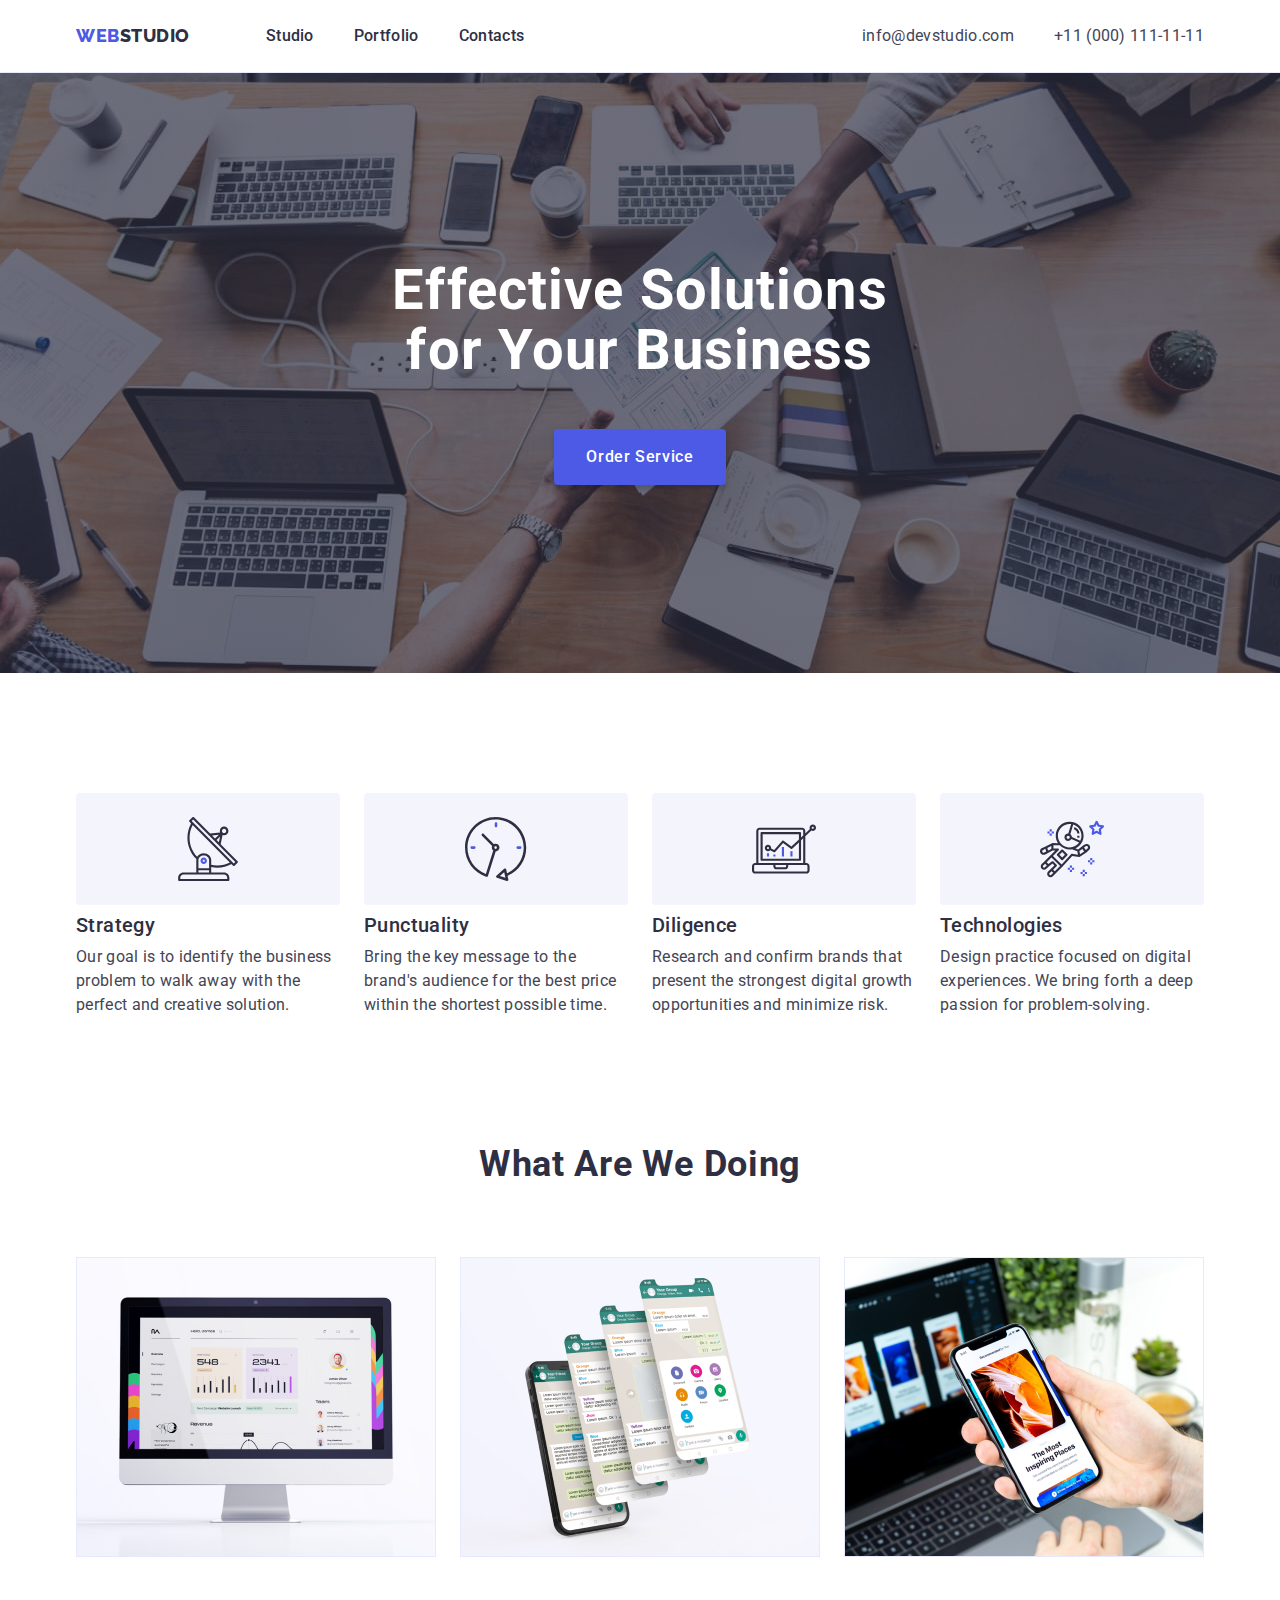
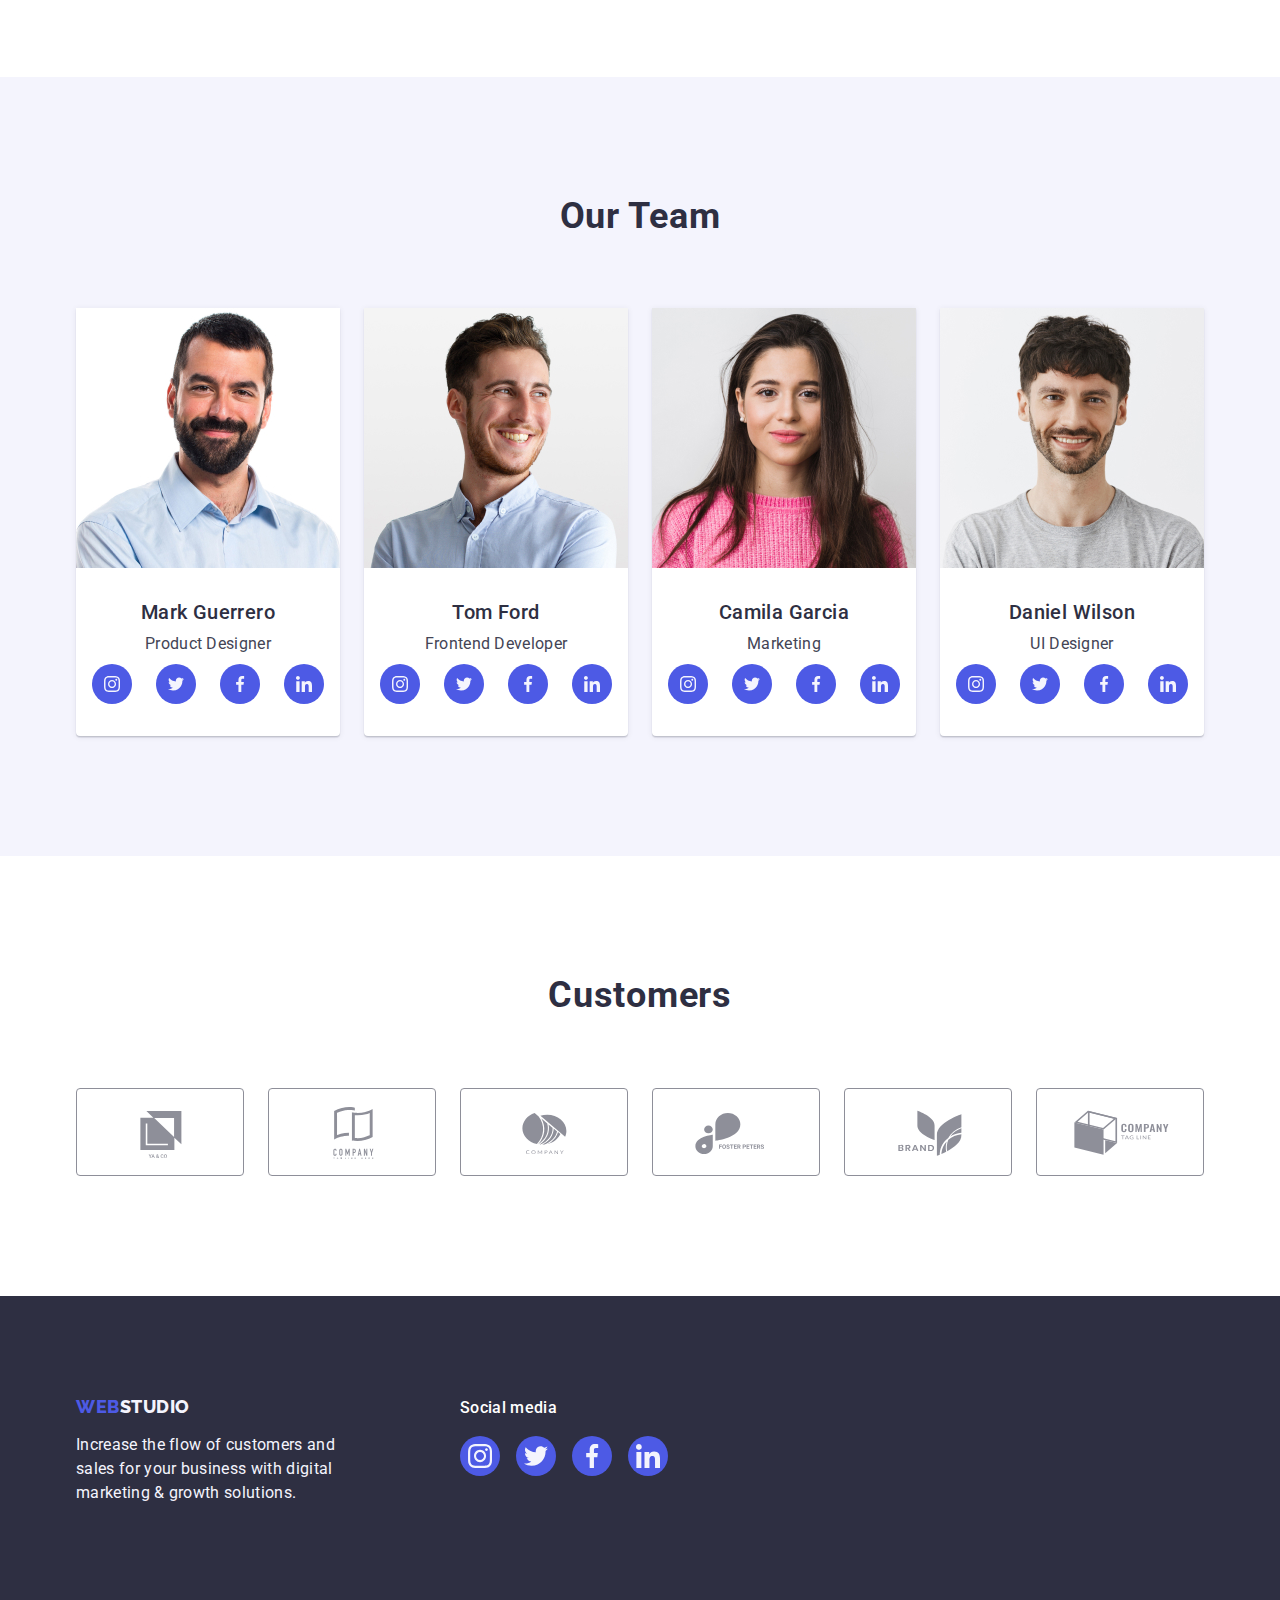
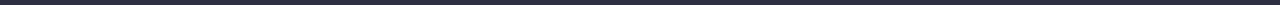
<file: index.html>
<!DOCTYPE html>
<html lang="en">
  <head>
    <meta charset="UTF-8" />
    <meta http-equiv="X-UA-Compatible" content="IE=edge" />
    <meta name="viewport" content="width=device-width, initial-scale=1.0" />
    <title>WebStudio</title>
    <link rel="preconnect" href="https://fonts.googleapis.com" />
    <link rel="preconnect" href="https://fonts.gstatic.com" crossorigin />
    <link
      href="https://fonts.googleapis.com/css2?family=Raleway:wght@800&family=Roboto:wght@400;500;700&display=swap"
      rel="stylesheet"
    />
    <link
      rel="stylesheet"
      href="https://cdnjs.cloudflare.com/ajax/libs/modern-normalize/1.1.0/modern-normalize.min.css"
    />
    <link rel="stylesheet" href="./css/style.css" />
  </head>
  <body>
    <header class="page-header">
      <!-- Logo -->
      <div class="container main-nav">
        <nav class="main-nav">
          <a class="logo link" href="./index.html"
            >Web<span class="logo-title">Studio</span></a
          >
          <!-- Menu navigation -->
          <ul class="site-nav list">
            <li class="item">
              <a class="link but" href="./index.html">Studio</a>
            </li>
            <li class="item">
              <a class="link but" href="./portfolio.html">Portfolio</a>
            </li>
            <li class="item"><a class="link but" href="">Contacts</a></li>
          </ul>
        </nav>
        <!-- Contacts -->
        <address class="add">
          <ul class="list contact-list">
            <li class="item">
              <a class="link contact" href="mailto:info@devstudio.com"
                >info@devstudio.com</a
              >
            </li>
            <li class="item">
              <a class="link contact" href="tel:+110001111111"
                >+11 (000) 111-11-11</a
              >
            </li>
          </ul>
        </address>
      </div>
    </header>
    <!-- Main Content -->
    <main>
      <section class="hero">
        <div class="container">
          <h1 class="hero-title">Effective Solutions for Your Business</h1>
          <button type="button" class="button">Order Service</button>
        </div>
      </section>

      <!-- Our qualities -->
      <section class="section qua">
        <div class="container">
          <h2 class="visually-hidden">Our qualities</h2>
          <ul class="list qua">
            <li class="item">
              <div class="icon-background">
                <svg width="64" height="64">
                  <use href="./images/icons.svg#icon-antenna"></use>
                </svg>
              </div>
              <h3 class="section-qualities">Strategy</h3>
              <p class="section-text">
                Our goal is to identify the business problem to walk away with
                the perfect and creative solution.
              </p>
            </li>
            <li class="item">
              <div class="icon-background">
                <svg width="64" height="64">
                  <use href="./images/icons.svg#icon-clock"></use>
                </svg>
              </div>
              <h3 class="section-qualities">Punctuality</h3>
              <p class="section-text">
                Bring the key message to the brand's audience for the best price
                within the shortest possible time.
              </p>
            </li>
            <li class="item">
              <div class="icon-background">
                <svg width="64" height="64">
                  <use href="./images/icons.svg#icon-diagrama"></use>
                </svg>
              </div>
              <h3 class="section-qualities">Diligence</h3>
              <p class="section-text">
                Research and confirm brands that present the strongest digital
                growth opportunities and minimize risk.
              </p>
            </li>
            <li class="item">
              <div class="icon-background">
                <svg width="64" height="64">
                  <use href="./images/icons.svg#icon-cosmonavt"></use>
                </svg>
              </div>
              <h3 class="section-qualities">Technologies</h3>
              <p class="section-text">
                Design practice focused on digital experiences. We bring forth a
                deep passion for problem-solving.
              </p>
            </li>
          </ul>
        </div>
      </section>

      <!-- What are we doing -->
      <section class="section doing">
        <div class="container">
          <h2 class="section-title transform">What are we doing</h2>
          <ul class="list doing">
            <li class="item">
              <img
                src="./images/work1.jpg"
                alt="program for use on a computer"
                width="360"
              />
            </li>
            <li class="item">
              <img
                src="./images/work2.jpg"
                alt="application for use on the phone"
                width="360"
              />
            </li>
            <li class="item">
              <img
                src="./images/work3.jpg"
                alt="program for use on a laptop"
                width="360"
              />
            </li>
          </ul>
        </div>
      </section>
      <!-- Our Team -->
      <section class="section team">
        <div class="container">
          <h2 class="section-title transform">Our Team</h2>
          <ul class="list team">
            <li class="item border">
              <img src="./images/employees1.jpg" alt="employees" width="264" />
              <div class="team-container">
                <h3 class="section-name">Mark Guerrero</h3>
                <p class="section-text">Product Designer</p>
                <ul class="list media-list">
                  <li class="item">
                    <a href="" class="media-link link">
                      <svg class="icon" width="16" height="16">
                        <use href="./images/icons.svg#icon-instagram"></use>
                      </svg>
                    </a>
                  </li>
                  <li class="item">
                    <a href="" class="media-link link">
                      <svg class="icon" width="16" height="16">
                        <use href="./images/icons.svg#icon-twitter"></use>
                      </svg>
                    </a>
                  </li>
                  <li class="item">
                    <a href="" class="media-link link">
                      <svg class="icon" width="16" height="16">
                        <use href="./images/icons.svg#icon-facebook"></use>
                      </svg>
                    </a>
                  </li>
                  <li class="item">
                    <a href="" class="media-link link">
                      <svg class="icon" width="16" height="16">
                        <use href="./images/icons.svg#icon-linkedin"></use>
                      </svg>
                    </a>
                  </li>
                </ul>
              </div>
            </li>
            <li class="item border">
              <img src="./images/employees2.jpg" alt="employees" width="264" />
              <div class="team-container">
                <h3 class="section-name">Tom Ford</h3>
                <p class="section-text">Frontend Developer</p>
                <ul class="list media-list">
                  <li class="item">
                    <a href="" class="media-link link">
                      <svg class="icon" width="16" height="16">
                        <use href="./images/icons.svg#icon-instagram"></use>
                      </svg>
                    </a>
                  </li>
                  <li class="item">
                    <a href="" class="media-link link">
                      <svg class="icon" width="16" height="16">
                        <use href="./images/icons.svg#icon-twitter"></use>
                      </svg>
                    </a>
                  </li>
                  <li class="item">
                    <a href="" class="media-link link">
                      <svg class="icon" width="16" height="16">
                        <use href="./images/icons.svg#icon-facebook"></use>
                      </svg>
                    </a>
                  </li>
                  <li class="item">
                    <a href="" class="media-link link">
                      <svg class="icon" width="16" height="16">
                        <use href="./images/icons.svg#icon-linkedin"></use>
                      </svg>
                    </a>
                  </li>
                </ul>
              </div>
            </li>
            <li class="item border">
              <img src="./images/employees3.jpg" alt="employees" width="264" />
              <div class="team-container">
                <h3 class="section-name">Camila Garcia</h3>
                <p class="section-text">Marketing</p>
                <ul class="list media-list">
                  <li class="item">
                    <a href="" class="media-link link">
                      <svg class="icon" width="16" height="16">
                        <use href="./images/icons.svg#icon-instagram"></use>
                      </svg>
                    </a>
                  </li>
                  <li class="item">
                    <a href="" class="media-link">
                      <svg class="icon" width="16" height="16">
                        <use href="./images/icons.svg#icon-twitter"></use>
                      </svg>
                    </a>
                  </li>
                  <li class="item">
                    <a href="" class="media-link link">
                      <svg class="icon" width="16" height="16">
                        <use href="./images/icons.svg#icon-facebook"></use>
                      </svg>
                    </a>
                  </li>
                  <li class="item">
                    <a href="" class="media-link link">
                      <svg class="icon" width="16" height="16">
                        <use href="./images/icons.svg#icon-linkedin"></use>
                      </svg>
                    </a>
                  </li>
                </ul>
              </div>
            </li>
            <li class="item border">
              <img src="./images/employees4.jpg" alt="employees" width="264" />
              <div class="team-container">
                <h3 class="section-name">Daniel Wilson</h3>
                <p class="section-text">UI Designer</p>
                <ul class="list media-list">
                  <li class="item">
                    <a href="" class="media-link link">
                      <svg class="icon" width="16" height="16">
                        <use href="./images/icons.svg#icon-instagram"></use>
                      </svg>
                    </a>
                  </li>
                  <li class="item">
                    <a href="" class="media-link link">
                      <svg class="icon" width="16" height="16">
                        <use href="./images/icons.svg#icon-twitter"></use>
                      </svg>
                    </a>
                  </li>
                  <li class="item">
                    <a href="" class="media-link link">
                      <svg class="icon" width="16" height="16">
                        <use href="./images/icons.svg#icon-facebook"></use>
                      </svg>
                    </a>
                  </li>
                  <li class="item">
                    <a href="" class="media-link link">
                      <svg class="icon" width="16" height="16">
                        <use href="./images/icons.svg#icon-linkedin"></use>
                      </svg>
                    </a>
                  </li>
                </ul>
              </div>
            </li>
          </ul>
        </div>
      </section>
      <!-- Customers -->
      <section class="customers">
        <div class="container">
          <h2 class="section-title">Customers</h2>

          <ul class="list customers-list">
            <li class="customers-item">
              <a href="" class="link">
                <svg class="customers-icon" width="104" height="56">
                  <use href="./images/icons.svg#icon-yaco"></use>
                </svg>
              </a>
            </li>
            <li class="customers-item">
              <a href="" class="link">
                <svg class="customers-icon" width="104" height="56">
                  <use href="./images/icons.svg#icon-company-teg"></use>
                </svg>
              </a>
            </li>
            <li class="customers-item">
              <a href="" class="link">
                <svg class="customers-icon" width="104" height="56">
                  <use href="./images/icons.svg#icon-company"></use>
                </svg>
              </a>
            </li>
            <li class="customers-item">
              <a href="" class="link">
                <svg class="customers-icon" width="104" height="56">
                  <use href="./images/icons.svg#icon-foster"></use>
                </svg>
              </a>
            </li>
            <li class="customers-item">
              <a href="" class="link">
                <svg class="customers-icon" width="104" height="56">
                  <use href="./images/icons.svg#icon-brand"></use>
                </svg>
              </a>
            </li>
            <li class="customers-item">
              <a href="" class="link">
                <svg class="customers-icon" width="104" height="56">
                  <use href="./images/icons.svg#icon-company-tegline"></use>
                </svg>
              </a>
            </li>
          </ul>
        </div>
      </section>
    </main>
    <footer class="footer">
      <div class="container">
        <div class="footer-logo">
          <a class="logo link" href="./index.html"
            >Web<span class="logo-cloud">Studio</span>
          </a>
          <p class="footer-text">
            Increase the flow of customers and sales for your business with
            digital marketing & growth solutions.
          </p>
        </div>
        <div class="footer-media">
          <p class="footer-text-media">Social media</p>
          <ul class="list">
            <li class="footer-item">
              <a href="" class="media-link link">
                <svg class="icon footer-hov" width="24" height="24">
                  <use href="./images/icons.svg#icon-instagram"></use>
                </svg>
              </a>
            </li>
            <li class="footer-item">
              <a href="" class="media-link link">
                <svg class="icon footer-hov" width="24" height="24">
                  <use href="./images/icons.svg#icon-twitter"></use>
                </svg>
              </a>
            </li>
            <li class="footer-item">
              <a href="" class="media-link link">
                <svg class="icon footer-hov" width="24" height="24">
                  <use href="./images/icons.svg#icon-facebook"></use>
                </svg>
              </a>
            </li>
            <li class="footer-item">
              <a href="" class="media-link link">
                <svg class="icon footer-hov" width="24" height="24">
                  <use href="./images/icons.svg#icon-linkedin"></use>
                </svg>
              </a>
            </li>
          </ul>
        </div>
      </div>
    </footer>
  </body>
</html>
</file>
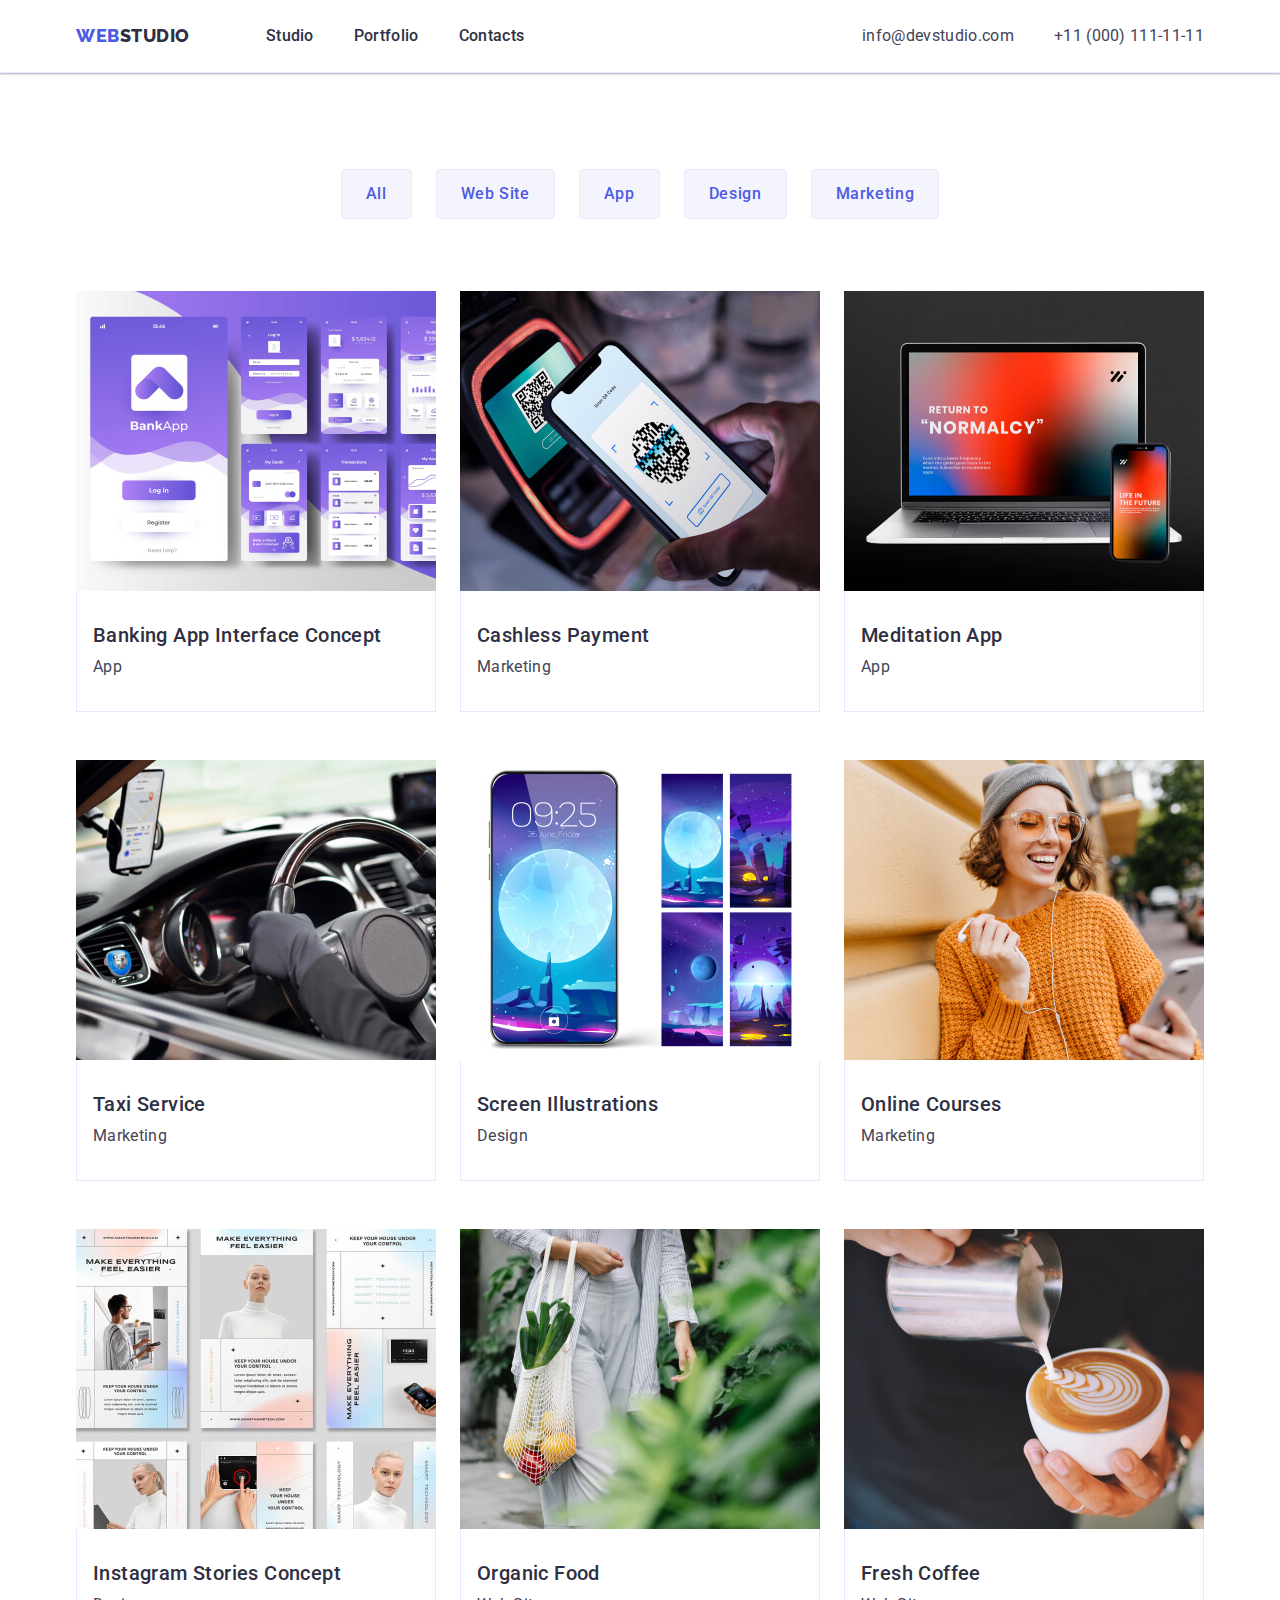
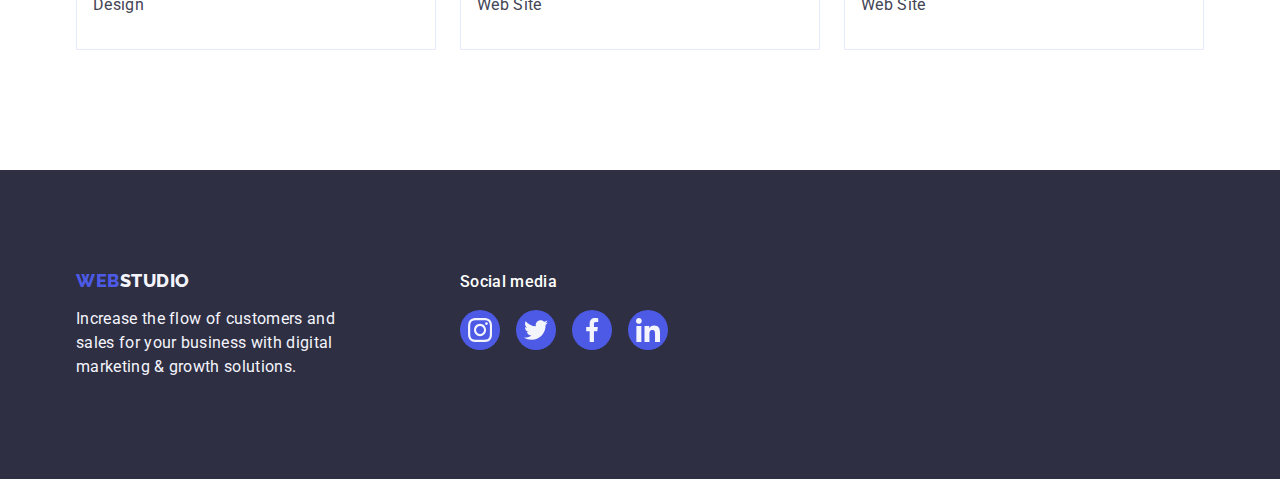
<file: portfolio.html>
<!DOCTYPE html>
<html lang="en">
  <head>
    <meta charset="UTF-8" />
    <meta http-equiv="X-UA-Compatible" content="IE=edge" />
    <meta name="viewport" content="width=device-width, initial-scale=1.0" />
    <title>Portfolio</title>
    <link rel="preconnect" href="https://fonts.googleapis.com" />
    <link rel="preconnect" href="https://fonts.gstatic.com" crossorigin />
    <link
      href="https://fonts.googleapis.com/css2?family=Raleway:wght@800&family=Roboto:wght@400;500;700&display=swap"
      rel="stylesheet"
    />
    <link
      rel="stylesheet"
      href="https://cdnjs.cloudflare.com/ajax/libs/modern-normalize/1.1.0/modern-normalize.min.css"
    />

    <link rel="stylesheet" href="./css/style.css" />
  </head>
  <body>
    <header class="page-header">
      <!-- Logo -->
      <div class="container main-nav">
        <nav class="main-nav">
          <a class="logo link" href="./index.html"
            >Web<span class="logo-title">Studio</span></a
          >
          <!-- Menu navigation -->
          <ul class="site-nav list">
            <li class="item">
              <a class="link but" href="./index.html">Studio</a>
            </li>
            <li class="item">
              <a class="link but" href="./portfolio.html">Portfolio</a>
            </li>
            <li class="item"><a class="link but" href="">Contacts</a></li>
          </ul>
        </nav>
        <!-- Contacts -->
        <address class="add">
          <ul class="list contact-list">
            <li class="item">
              <a class="link contact" href="mailto:info@devstudio.com"
                >info@devstudio.com</a
              >
            </li>
            <li class="item">
              <a class="link contact" href="tel:+110001111111"
                >+11 (000) 111-11-11</a
              >
            </li>
          </ul>
        </address>
      </div>
    </header>
    <main>
      <!-- Our works -->
      <section class="section portfol">
        <div class="container">
          <h1 class="visually-hidden">Our works</h1>
          <ul class="list btn">
            <li><button type="button" class="link work-button">All</button></li>
            <li>
              <button type="button" class="link work-button">Web Site</button>
            </li>
            <li><button type="button" class="link work-button">App</button></li>
            <li>
              <button type="button" class="link work-button">Design</button>
            </li>
            <li>
              <button type="button" class="link work-button">Marketing</button>
            </li>
          </ul>
          <ul class="list examples">
            <li class="item-work">
              <a class="link hove-link" href="">
                <img
                  src="./images/portfolio/banking-app.jpg"
                  alt="banking app"
                  width="360"
                  height="300"
                />
                <div class="work-container">
                  <h2 class="work-title">Banking App Interface Concept</h2>
                  <p class="section-text-work">App</p>
                </div>
              </a>
            </li>
            <li class="item-work">
              <a class="link hove-link" href="">
                <img
                  src="./images/portfolio/cashless-payment.jpg"
                  alt="terminal and phone"
                  width="360"
                  height="300"
                />
                <div class="work-container">
                  <h2 class="work-title">Cashless Payment</h2>
                  <p class="section-text-work">Marketing</p>
                </div>
              </a>
            </li>
            <li class="item-work">
              <a class="link hove-link" href="">
                <img
                  src="./images/portfolio/meditation-app.jpg"
                  alt="laptop and phone"
                  width="360"
                  height="300"
                />
                <div class="work-container">
                  <h2 class="work-title">Meditation App</h2>
                  <p class="section-text-work">App</p>
                </div>
              </a>
            </li>
            <li class="item-work">
              <a class="link hove-link" href="">
                <img
                  src="./images/portfolio/taxi-service.jpg"
                  alt="hands on the wheel"
                  width="360"
                  height="300"
                />
                <div class="work-container">
                  <h2 class="work-title">Taxi Service</h2>
                  <p class="section-text-work">Marketing</p>
                </div>
              </a>
            </li>
            <li class="item-work">
              <a class="link hove-link" href="">
                <img
                  src="./images/portfolio/screen-illustrations.jpg"
                  alt="phone and four pictures"
                  width="360"
                  height="300"
                />
                <div class="work-container">
                  <h2 class="work-title">Screen Illustrations</h2>
                  <p class="section-text-work">Design</p>
                </div>
              </a>
            </li>
            <li class="item-work">
              <a class="link hove-link" href="">
                <img
                  src="./images/portfolio/online-courses.jpg"
                  alt="girl looks at the phone"
                  width="360"
                  height="300"
                />
                <div class="work-container">
                  <h2 class="work-title">Online Courses</h2>
                  <p class="section-text-work">Marketing</p>
                </div>
              </a>
            </li>
            <li class="item-work">
              <a class="link hove-link" href="">
                <img
                  src="./images/portfolio/instagram-stories-concept.jpg"
                  alt="cards with photos of people and text"
                  width="360"
                  height="300"
                />
                <div class="work-container">
                  <h2 class="work-title">Instagram Stories Concept</h2>
                  <p class="section-text-work">Design</p>
                </div>
              </a>
            </li>
            <li class="item-work">
              <a class="link hove-link" href="">
                <img
                  src="./images/portfolio/organic-food.jpg"
                  alt="bag of fruit"
                  width="360"
                  height="300"
                />
                <div class="work-container">
                  <h2 class="work-title">Organic Food</h2>
                  <p class="section-text-work">Web Site</p>
                </div>
              </a>
            </li>
            <li class="item-work">
              <a class="link hove-link" href="">
                <img
                  src="./images/portfolio/fresh-coffee.jpg"
                  alt="cup of coffee"
                  width="360"
                  height="300"
                />
                <div class="work-container">
                  <h2 class="work-title">Fresh Coffee</h2>
                  <p class="section-text-work">Web Site</p>
                </div>
              </a>
            </li>
          </ul>
        </div>
      </section>
    </main>
    <footer class="footer">
      <div class="container">
        <div class="footer-logo">
          <a class="logo link" href="./index.html"
            >Web<span class="logo-cloud">Studio</span>
          </a>
          <p class="footer-text">
            Increase the flow of customers and sales for your business with
            digital marketing & growth solutions.
          </p>
        </div>
        <div class="footer-media">
          <p class="footer-text-media">Social media</p>
          <ul class="list">
            <li class="footer-item">
              <a href="" class="media-link link">
                <svg class="icon footer-hov" width="24" height="24">
                  <use href="./images/icons.svg#icon-instagram"></use>
                </svg>
              </a>
            </li>
            <li class="footer-item">
              <a href="" class="media-link link">
                <svg class="icon footer-hov" width="24" height="24">
                  <use href="./images/icons.svg#icon-twitter"></use>
                </svg>
              </a>
            </li>
            <li class="footer-item">
              <a href="" class="media-link link">
                <svg class="icon footer-hov" width="24" height="24">
                  <use href="./images/icons.svg#icon-facebook"></use>
                </svg>
              </a>
            </li>
            <li class="footer-item">
              <a href="" class="media-link link">
                <svg class="icon footer-hov" width="24" height="24">
                  <use href="./images/icons.svg#icon-linkedin"></use>
                </svg>
              </a>
            </li>
          </ul>
        </div>
      </div>
    </footer>
  </body>
</html>
</file>
<file: css/style.css>
/* Color */
:root {
  --main-background-color: #ffffff;
  --footer-beckgrond-color: #2e2f42;
  --text-footer-section-color: #f4f4fd;
  --hover-focus-color: #404bbf;
  --title-color: #2e2f42;
  --text-color: #434455;
  --hairlines-button-color: #e7e9fc;
  --blue-text-color: #4d5ae5;
  --customers-icon-color: #8e8f99;
}

/* Утиліти */
h1,
h2,
h3,
h4,
h5,
h6,
ul,
p {
  margin: 0;
  padding: 0;
}

img {
  display: block;
}

.list {
  list-style: none;
}

.transform {
  text-transform: capitalize;
}

body {
  font-family: "Roboto", sans-serif;

  color: var(--text-color);
  background-color: var(--main-background-color);
  font-size: 16px;
  letter-spacing: 0.02em;
}
/* параметри контейнера */
.container {
  width: 1158px;
  margin: 0 auto;
  /* outline: 1px solid tomato; */
  padding: 0 15px;
}

/* Хедер */
.main-nav {
  display: flex;
  align-items: center;
  margin-right: auto;
}

/* Logo */
.logo {
  font-family: "Raleway", sans-serif;
  text-transform: uppercase;
  color: var(--blue-text-color);
  font-weight: 800;
  font-size: 18px;
  line-height: 1.17;
  letter-spacing: 0.03em;
  margin-right: 76px;
}
.logo-title {
  color: var(--title-color);
}

.link {
  text-decoration: none;
}

/* Page header */
.page-header {
  background-color: var(--main-background-color);
  border-bottom: 1px solid var(--hairlines-button-color);
  box-shadow: 0px 2px 1px rgba(46, 47, 66, 0.08),
    0px 1px 1px rgba(46, 47, 66, 0.16), 0px 1px 6px rgba(46, 47, 66, 0.08);
}

/* Menu navigation */
.site-nav .link {
  display: block;
  padding-top: 24px;
  padding-bottom: 24px;

  color: var(--title-color);
  text-decoration: none;
  font-weight: 500;
  font-size: 16px;
  line-height: 1.5;
}
.contact-list .link {
  display: block;
  padding-top: 24px;
  padding-bottom: 24px;
}
.site-nav {
  display: flex;
  align-items: center;
  gap: 40px;
}
.site-nav .link:hover,
.site-nav .link:focus {
  color: var(--hover-focus-color);
}
.but {
  color: var(--title-color);
}
/* Contacts */
.add {
  font-style: normal;
}
.list.contact-list {
  display: flex;
  gap: 40px;
}
.contact {
  color: var(--text-color);
  text-decoration: none;
  line-height: 1.5;
}
.list .contact:hover,
.list .contact:focus {
  color: var(--hover-focus-color);
}
/* hero section */
.hero {
  padding-top: 188px;
  padding-bottom: 188px;
  text-align: center;
  margin-left: auto;
  margin-right: auto;

  background-color: var(--footer-beckgrond-color);
  background-image: linear-gradient(
      rgba(46, 47, 66, 0.7),
      rgba(46, 47, 66, 0.7)
    ),
    url(../images/background-hero.jpg);

  background-position: center;
  max-width: 1440px;
  height: 600px;
  background-repeat: no-repeat;
  background-size: cover;
}
.hero-title {
  color: var(--main-background-color);

  font-size: 56px;
  line-height: 1.07;

  letter-spacing: 0.02em;

  margin-bottom: 48px;
  margin-left: auto;
  margin-right: auto;
  max-width: 496px;
}
/* button */
.button {
  display: block;
  min-width: 169px;
  height: 56px;
  padding: 16px 32px;
  margin: auto;

  color: var(--main-background-color);
  background-color: var(--blue-text-color);
  border: none;
  border-radius: 4px;
  cursor: pointer;

  font-family: inherit;
  font-weight: 500;
  font-size: 16px;
  line-height: 1.5;
  letter-spacing: 0.04em;
  box-shadow: 0px 4px 4px rgba(0, 0, 0, 0.15);
}
.hero .button:hover,
.hero .button:focus {
  background-color: var(--hover-focus-color);
}

/* Our qualities section */
.visually-hidden {
  position: absolute;
  width: 1px;
  height: 1px;
  margin: -1px;
  border: 0;
  padding: 0;

  white-space: nowrap;
  clip-path: inset(100%);
  clip: rect(0 0 0 0);
  overflow: hidden;
}
.section.qua {
  padding: 120px 0;
}
.section-title {
  color: var(--title-color);

  font-size: 36px;
  line-height: 1.1;
  text-align: center;
  letter-spacing: 0.02em;

  margin-bottom: 72px;
}
.section-text {
  color: var(--text-color);
  font-weight: 400;
  line-height: 1.5;
  margin-bottom: 8px;
}

.list.qua {
  display: flex;
  gap: 24px;
}

.list.qua .item {
  width: 264px;
  margin: 0;
}

.icon-background {
  display: flex;
  align-items: center;
  justify-content: center;
  width: 264px;
  height: 112px;
  border-radius: 4px;
  margin-bottom: 8px;
  background-color: var(--text-footer-section-color);
}

/* пробую іконки в Our qualities через :before */

/* .list.qua .item::before {
  content: "";
  display: block;
  height: 112px;
  background-color: var(--text-footer-section-color);
  margin-bottom: 8px;
  border-radius: 4px;
  background-repeat: no-repeat;
  background-position: center;
  padding-bottom: 24px;
  padding-top: 24px;
}
.icon-antena::before {
  background-image: url(../images/svg/antenna.svg);
}
.icon-clock::before {
  background-image: url(../images/svg/clock.svg);
}
.icon-diagrama::before {
  background-image: url(../images/svg/diagrama.svg);
}
.icon-cosmonavt::before {
  background-image: url(../images/svg/cosmonavt.svg);
} */
/* What are we doing */
.section.doing {
  padding-bottom: 120px;
}
.list.doing {
  display: flex;
  gap: 24px;
}
.list.doing .item {
  margin: 0;
  width: calc((100% - 48px) / 3);
}

/* Our Team section */
.item.border {
  border-radius: 0 0 4px 4px;
  background: #ffffff;
  box-shadow: 0px 1px 6px rgba(46, 47, 66, 0.08),
    0px 1px 1px rgba(46, 47, 66, 0.16), 0px 2px 1px rgba(46, 47, 66, 0.08);
}
.section.team {
  background-color: var(--text-footer-section-color);
  padding-bottom: 120px;
  padding-top: 120px;
}
.section-qualities,
.section-name {
  color: var(--title-color);

  font-weight: 500;
  font-size: 20px;
  line-height: 1.2;
  letter-spacing: 0.02em;

  margin-bottom: 8px;
}
.team-container {
  padding: 32px 0;
  text-align: center;
}

.list.team {
  display: flex;
  gap: 24px;
}
.list.team .item {
  margin: 0;
  background-color: var(--main-background-color);
}
.media-list {
  height: 40px;

  display: flex;
  gap: 24px;
  justify-content: center;
  align-items: center;
}

.icon {
  fill: var(--text-footer-section-color);
}
.media-link {
  display: flex;
  background-color: var(--blue-text-color);
  height: 40px;
  width: 40px;
  border-radius: 50%;
  justify-content: center;
  align-items: center;
}
.media-link:hover,
.media-link:focus {
  background-color: var(--hover-focus-color);
}

/* customers */
.customers {
  padding-top: 120px;
  padding-bottom: 120px;
}
.customers-list {
  display: flex;
  gap: 24px;
  justify-content: center;
  align-items: center;
}
.customers-item .link {
  display: flex;
  align-items: center;
  justify-content: center;

  width: 168px;
  height: 88px;

  border: 1px solid #8e8f99;
  border-radius: 4px;
  color: var(--customers-icon-color);
}

.customers-item .link:hover,
.customers-item .link:focus {
  border-color: #404bbf;
}
.customers-item .link:hover,
.customers-item .link:focus {
  color: #404bbf;
}

.customers-icon {
  fill: currentColor;
}

/* footer */
.footer {
  background-color: var(--footer-beckgrond-color);
  padding-top: 100px;
  padding-bottom: 100px;
}
.footer-text {
  color: var(--text-footer-section-color);
  font-weight: 400;
  font-size: 16px;
  line-height: 1.5;
  width: 264px;
}

/* .footer-text.media {
  font-weight: 500;
  color: var(--main-background-color);
} */

.logo-cloud {
  color: var(--text-footer-section-color);
}
footer .logo.link {
  display: inline-block;
  margin-bottom: 16px;
  margin-right: 0;
}
.footer .container {
  display: flex;
  align-items: baseline;
}
.footer-logo {
  margin-right: 120px;
}

.footer-text-media {
  margin-bottom: 16px;

  font-size: 16px;
  line-height: 1.5;
  font-weight: 500;
  color: var(--main-background-color);
}

.footer-media .media-link:hover,
.footer-media .media-link:focus {
  background-color: #31d0aa;
}
.footer-media .list {
  display: flex;
  height: 40px;
  gap: 16px;
  align-items: center;
}

/* Стилі Portfolio */
.section .work-button {
  color: var(--blue-text-color);
  background-color: var(--text-footer-section-color);
  border: 1px solid var(--hairlines-button-color);
  border-radius: 4px;
  cursor: pointer;
  padding: 12px 24px;

  font-family: inherit;
  font-weight: 500;
  font-size: 16px;
  line-height: 1.5;
  letter-spacing: 0.04em;
}

.section .work-button:hover,
.section .work-button:focus {
  color: var(--main-background-color);
  background-color: var(--hover-focus-color);
  border: 1px solid transparent;
  box-shadow: 0px 3px 1px rgba(0, 0, 0, 0.1), 0px 2px 1px rgba(0, 0, 0, 0.08),
    0px 2px 2px rgba(0, 0, 0, 0.12);
}
.work-title {
  color: var(--title-color);
  letter-spacing: 0.02em;
  font-weight: 500;
  font-size: 20px;
  line-height: 1.2;
  margin-bottom: 8px;
}

.section-text-work {
  color: var(--text-color);
  font-weight: 400;
  line-height: 1.5;
}

.list.btn {
  display: flex;
  justify-content: center;
  gap: 24px;

  margin-bottom: 72px;
}
.section.portfol {
  padding-bottom: 120px;
  padding: 96px 0 120px;
}

.list.examples {
  display: flex;
  flex-wrap: wrap;
  row-gap: 48px;
  column-gap: 24px;
}
.examples .link {
  display: block;
}
.work-container {
  padding: 32px 16px;
  border: 1px solid var(--hairlines-button-color);
  border-top: none;
}
.item-work {
  width: calc((100% - 48px) / 3);
}
.link.hove-link:hover,
.link.hove-link:focus {
  box-shadow: 0px 1px 6px rgba(46, 47, 66, 0.08),
    0px 1px 1px rgba(46, 47, 66, 0.16), 0px 2px 1px rgba(46, 47, 66, 0.08);
}

.item-work:nth-child(3n) {
  margin-right: 0;
}
.item-work:nth-last-child(-n + 3) {
  margin-bottom: 0;
}
</file>
